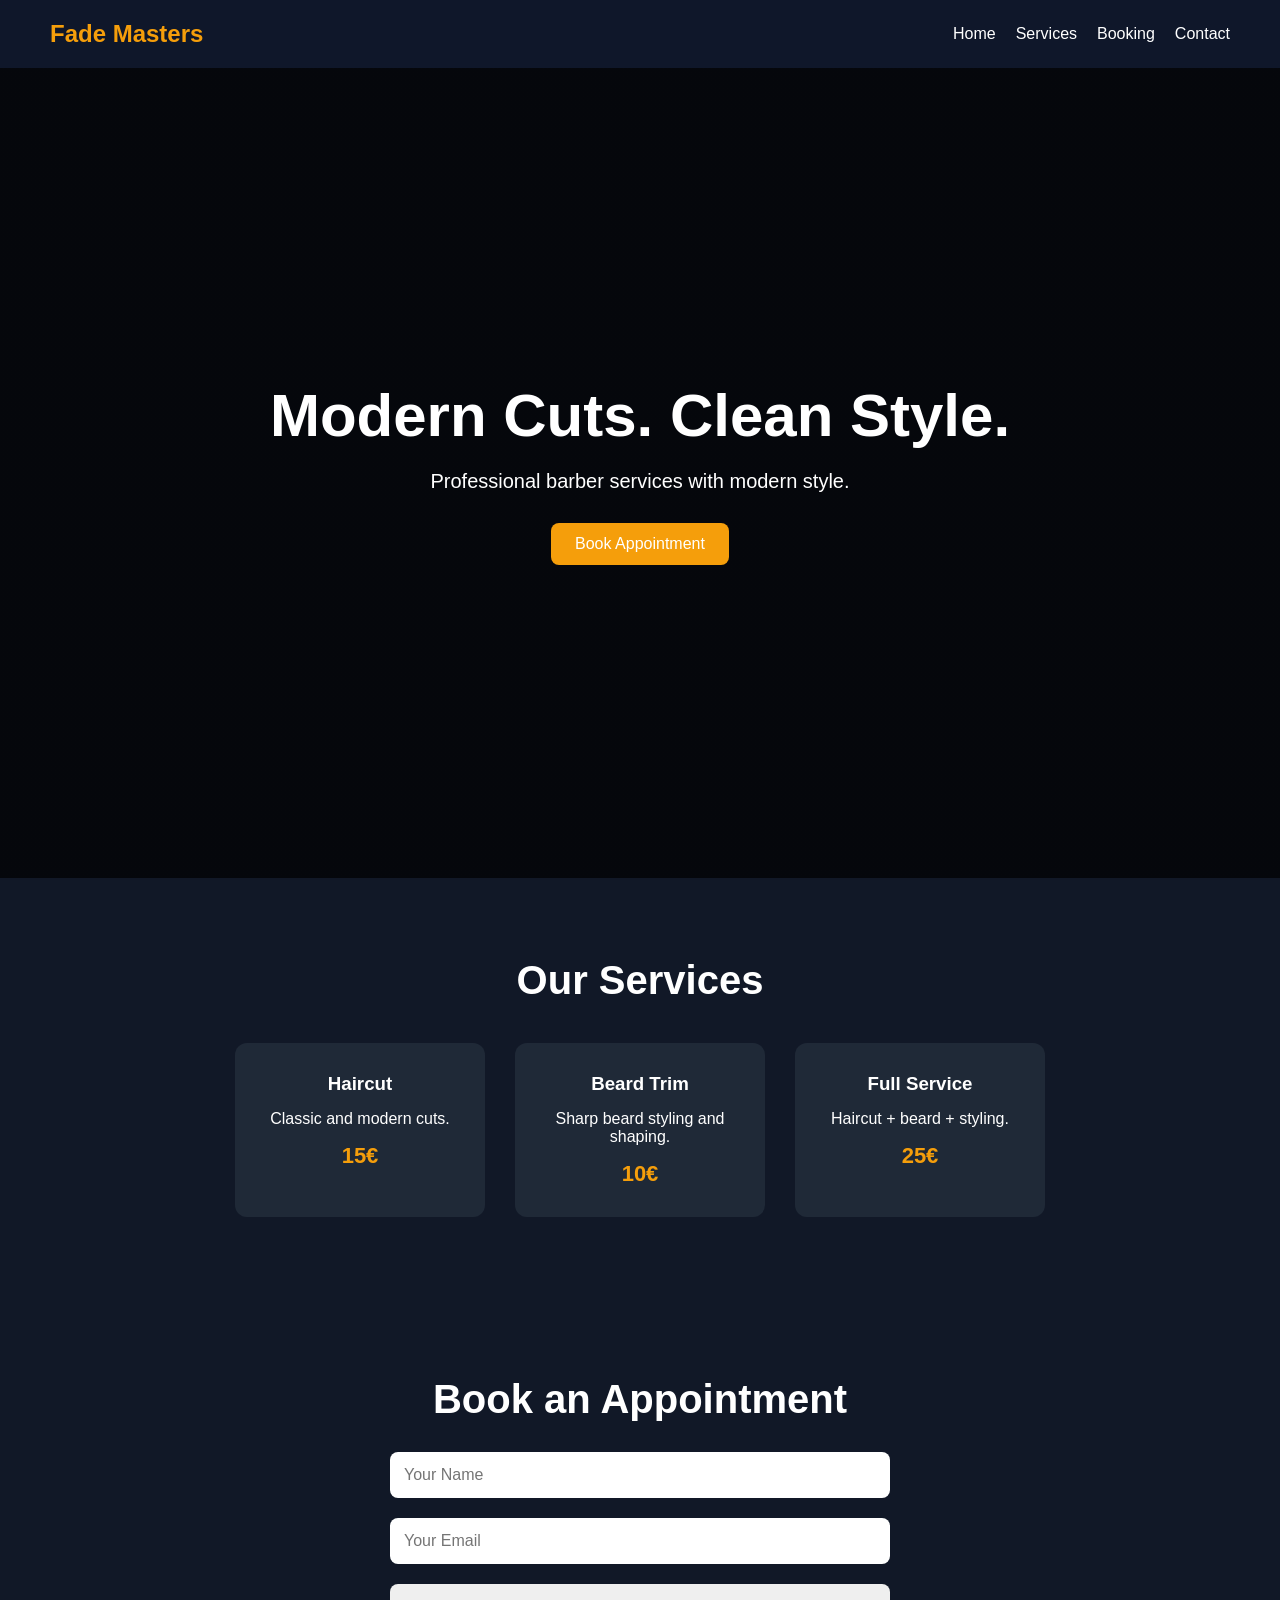
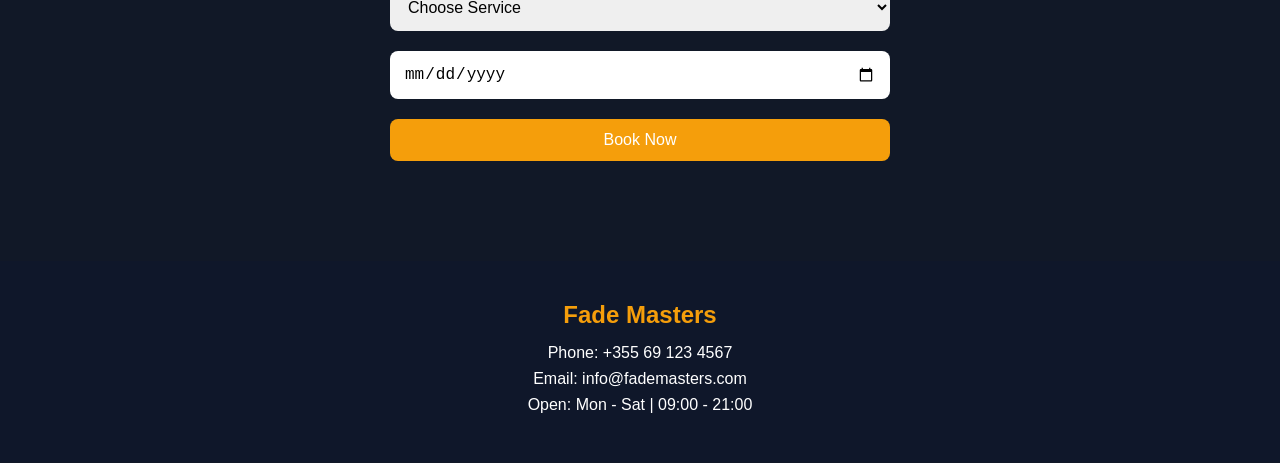
<file: index.html>
<!DOCTYPE html>
<html lang="en">
<head>
  <meta charset="UTF-8" />
  <meta name="viewport" content="width=device-width, initial-scale=1.0"/>
  <title>Sykafades | Fade Masters Barbershop</title>

  <!-- SEO Meta Tags -->
  <meta name="description" content="Sykafades - Fade Masters Barbershop. Professional barber services with modern style. Haircuts, beard trims and full service in Albania.">
  <meta name="keywords" content="sykafades, fade masters, barbershop, haircut, beard trim, Albania">
  <meta name="robots" content="index, follow">
  <link rel="canonical" href="https://www.sykafades.online">

  <!-- Open Graph -->
  <meta property="og:title" content="Sykafades | Fade Masters Barbershop">
  <meta property="og:description" content="Professional barber services with modern style. Book your appointment today.">
  <meta property="og:url" content="https://www.sykafades.online">
  <meta property="og:type" content="website">

  <!-- Favicon -->
  <link rel="icon" type="image/png" href="favicon.png">
  <link rel="apple-touch-icon" href="favicon.png">

  <link rel="stylesheet" href="style.css" />
</head>
<body>

  <!-- NAVBAR -->
  <header>
    <nav class="navbar">
      <h2 class="logo">Fade Masters</h2>

      <ul class="nav-links">
        <li><a href="#home">Home</a></li>
        <li><a href="#services">Services</a></li>
        <li><a href="#booking">Booking</a></li>
        <li><a href="#contact">Contact</a></li>
      </ul>
    </nav>
  </header>

  <!-- HERO SECTION -->
  <section class="hero" id="home">
    <div class="hero-content">
      <h1>Modern Cuts. Clean Style.</h1>
      <p>Professional barber services with modern style.</p>

      <a href="#booking">
        <button>Book Appointment</button>
      </a>
    </div>
  </section>

  <!-- SERVICES -->
  <section class="services" id="services">
    <h2>Our Services</h2>

    <div class="service-cards">

      <div class="card">
        <h3>Haircut</h3>
        <p>Classic and modern cuts.</p>
        <span>15€</span>
      </div>

      <div class="card">
        <h3>Beard Trim</h3>
        <p>Sharp beard styling and shaping.</p>
        <span>10€</span>
      </div>

      <div class="card">
        <h3>Full Service</h3>
        <p>Haircut + beard + styling.</p>
        <span>25€</span>
      </div>

    </div>
  </section>

  <!-- BOOKING -->
  <section class="booking" id="booking">
    <h2>Book an Appointment</h2>

    <form id="bookingForm">

      <input type="text" id="name" placeholder="Your Name" required />

      <input type="email" id="email" placeholder="Your Email" required />

      <select id="service" required>
        <option value="">Choose Service</option>
        <option>Haircut</option>
        <option>Beard Trim</option>
        <option>Full Service</option>
      </select>

      <input type="date" id="date" required />

      <button type="submit">Book Now</button>

    </form>

    <p id="message"></p>
  </section>

  <!-- CONTACT -->
  <footer id="contact">
    <h2>Fade Masters</h2>
    <p>Phone: +355 69 123 4567</p>
    <p>Email: info@fademasters.com</p>
    <p>Open: Mon - Sat | 09:00 - 21:00</p>
  </footer>

  <script src="script.js"></script>
</body>
</html>
</file>
<file: style.css>
* {
  margin: 0;
  padding: 0;
  box-sizing: border-box;
}

body {
  font-family: Arial, sans-serif;
  background: #111827;
  color: white;
}

/* NAVBAR */

.navbar {
  display: flex;
  justify-content: space-between;
  align-items: center;
  padding: 20px 50px;
  background: #0f172a;
}

.logo {
  color: #f59e0b;
}

.nav-links {
  display: flex;
  list-style: none;
  gap: 20px;
}

.nav-links a {
  text-decoration: none;
  color: white;
  transition: 0.3s;
}

.nav-links a:hover {
  color: #f59e0b;
}

/* HERO */

.hero {
  height: 90vh;
  display: flex;
  justify-content: center;
  align-items: center;
  text-align: center;

  background: linear-gradient(rgba(0,0,0,0.7),
  rgba(0,0,0,0.7)),
  url("https://images.unsplash.com/photo-1517832606299-7ae9b720a186?q=80&w=1400&auto=format&fit=crop")
  center/cover;
}

.hero-content h1 {
  font-size: 60px;
  margin-bottom: 20px;
}

.hero-content p {
  font-size: 20px;
  margin-bottom: 30px;
}

button {
  padding: 12px 24px;
  border: none;
  background: #f59e0b;
  color: white;
  border-radius: 8px;
  cursor: pointer;
  font-size: 16px;
  transition: 0.3s;
}

button:hover {
  background: #d97706;
}

/* SERVICES */

.services {
  padding: 80px 40px;
  text-align: center;
}

.services h2 {
  margin-bottom: 40px;
  font-size: 40px;
}

.service-cards {
  display: flex;
  justify-content: center;
  gap: 30px;
  flex-wrap: wrap;
}

.card {
  background: #1f2937;
  padding: 30px;
  border-radius: 12px;
  width: 250px;
}

.card h3 {
  margin-bottom: 15px;
}

.card p {
  margin-bottom: 15px;
}

.card span {
  color: #f59e0b;
  font-size: 22px;
  font-weight: bold;
}

/* BOOKING */

.booking {
  padding: 80px 40px;
  text-align: center;
}

.booking h2 {
  margin-bottom: 30px;
  font-size: 40px;
}

form {
  max-width: 500px;
  margin: auto;

  display: flex;
  flex-direction: column;
  gap: 20px;
}

input,
select {
  padding: 14px;
  border: none;
  border-radius: 8px;
  font-size: 16px;
}

#message {
  margin-top: 20px;
  color: #22c55e;
}

/* FOOTER */

footer {
  background: #0f172a;
  text-align: center;
  padding: 40px 20px;
}

footer h2 {
  color: #f59e0b;
  margin-bottom: 15px;
}

footer p {
  margin: 8px 0;
}

/* MOBILE */

@media(max-width: 768px) {

  .navbar {
    flex-direction: column;
    gap: 20px;
  }

  .hero-content h1 {
    font-size: 40px;
  }

  .service-cards {
    flex-direction: column;
    align-items: center;
  }
}
</file>
